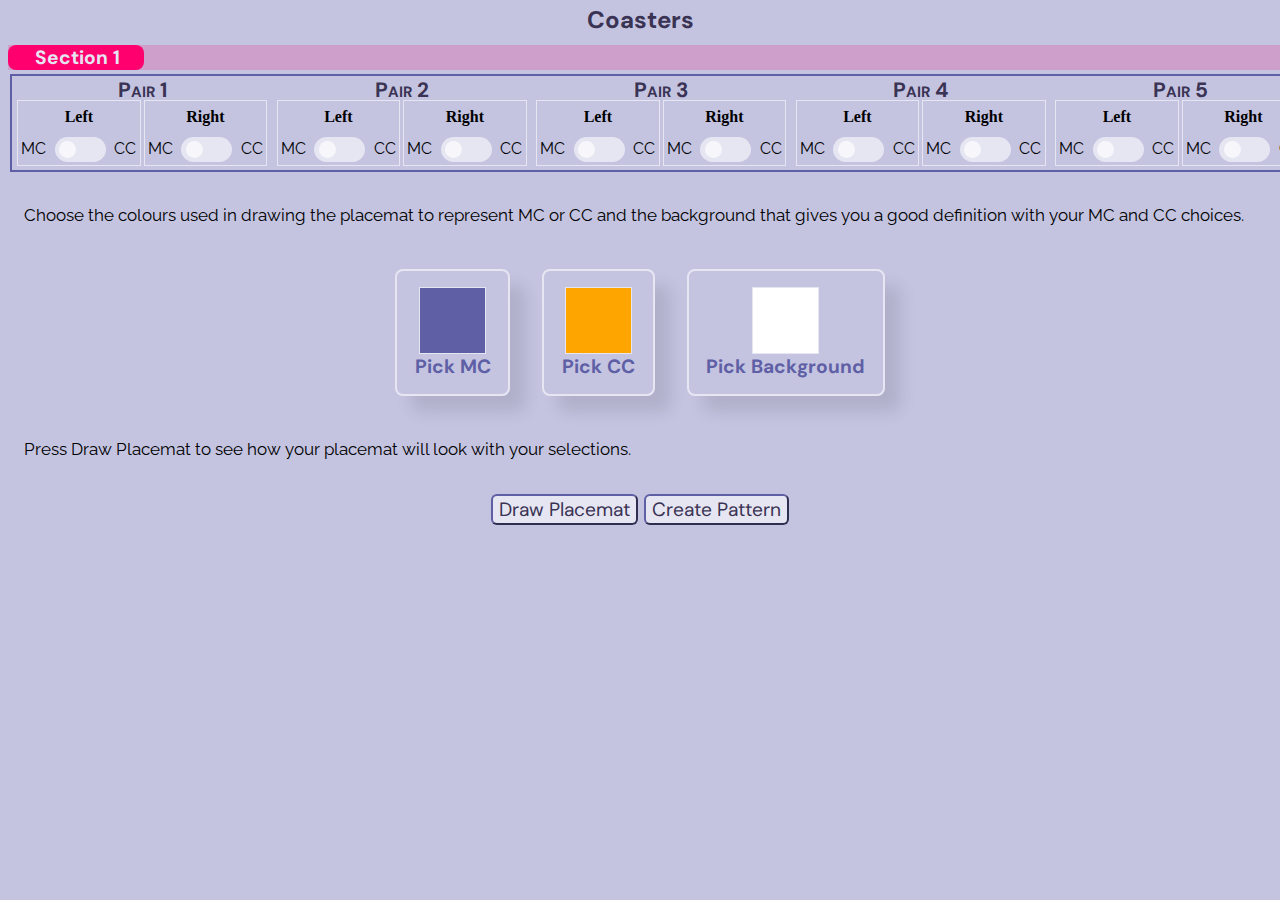
<file: coasters.html>
<!DOCTYPE html>
<html lang="en">
<head>
    <meta charset="UTF-8">
    <meta http-equiv="X-UA-Compatible" content="IE=edge">
    <meta name="viewport" content="width=device-width, initial-scale=1.0">
    <link rel="stylesheet" href="wovenPlacemats.css" type="text/css">
    <!-- Google fonts: Raleway -->
    <link rel="preconnect" href="https://fonts.googleapis.com">
    <link rel="preconnect" href="https://fonts.gstatic.com" crossorigin>
    <link href="https://fonts.googleapis.com/css2?family=Raleway:ital,wght@0,100..900;1,100..900&display=swap" rel="stylesheet">
    <!-- Google fonts: DM Sans -->
    <link rel="preconnect" href="https://fonts.googleapis.com">
    <link rel="preconnect" href="https://fonts.gstatic.com" crossorigin>
    <link href="https://fonts.googleapis.com/css2?family=DM+Sans:ital,opsz,wght@0,9..40,100..1000;1,9..40,100..1000&display=swap" rel="stylesheet">
    <meta property="og:type" content="website">
    <meta property="og:title" content="Knit Woven Placemats by MaryWMartinKnits">
    <meta property="og:url" content="https://marywmartinknits.github.io/">
    <meta property="og:site_name" content="Knitted woven placemats">
    <meta property="og:image" content="https://reversibleknits.files.wordpress.com/2022/11/logo.jpg?resize=320%2C320">
    <meta property="og:image:width" content="2301">
    <meta property="og:image:height" content="2298">
    <meta property="og:image:alt" content="MaryWMartin's logo">
    <meta property="og:locale" content="en_US">
    <style>
        /* .chartDiv {
            max-height: 90vh;
            max-width: 50%;
        } */
    </style>
    <title>Coasters</title>
</head>
<body>
    <main>
        <h1>Coasters</h1>

        <section>
            <div id="userInputDiv"> </div>
        </section>
    
        <div class="text note0">
            <p>Choose the colours used in drawing the placemat to represent MC or CC and the background that gives you a good definition with your MC and CC choices.</p>
        </div>

        <div id="colorPickerDiv">

            <div id="colorSwatches">
                <div class="swatch">
                    <label for="colorPickerMC">
                        <input type="color" id="colorPickerMC" title="Pick the main color (MC)" value="#5F5FA5"> 
                    </label>
                    <div class="swatchInfo">
                        <h3>Pick MC</h3>
                    </div>
                    
                </div>
                <div class="swatch">
                    <label for="colorPickerCC"> 
                        <input type="color" id="colorPickerCC" title="Pick the contrasting color (CC)" value="#ffa500">  
                    </label>
                    <div class="swatchInfo">
                        <h3>Pick CC</h3>
                    </div>
                </div>
                <div class="swatch">
                    <label for="colorPickerbackground">
                        <input type="color" id="backgroundPickerBtn" title="Pick the background color" value="#ffffff"> 
                    </label>
                    <div class="swatchInfo">
                        <h3>Pick Background</h3>
                    </div>
                    
                </div>
            </div>
        </div> 

        <div class="text note0">
            <p>Press Draw Placemat to see how your placemat will look with your selections.</p>
        </div>

        <div class="outsideBtnsDiv">
            <section class="buttonsDiv">
                <button id="createChartBtn" title="Draw placemat">Draw Placemat</button>
                <button id="continueEditingBtn" title="Continue editing">Continue editing</button>
                <button id="createSetUpRowsBtn" title="Create Setup Rows">Create Pattern</button>
            </section>
        </div>

        <div id="note1" class="hidden text note0" >
            <p>To make changes to your inputs, press Continue Editing.</p>
            <p>When you are happy with your placemat, press Create Pattern. <strong> Changes cannot be made to the inputs after creating the pattern</strong>.</p>
            <p>Please enter the <strong> email </strong> that you used when purchasing this pattern.  Enter <strong> password </strong> found in <a href="https://www.ravelry.com/patterns/sources/design-your-own--woven-placemats-a-e" target="_blank">Design Your Own Woven Placemat pattern</a>.</p>
            <p class="biggerFont"> <strong> Please  screenshot inputs, drawing & pattern.  This information will not be saved. </strong></p>
        </div>


        <div id="svgChartDiv" tabindex="0">
            <div id="updateSVG" class="hidden text">
                <p>Press Draw Placemat to update</p>
            </div>
            <div id="svgPlacemat"></div>
            <div id="chartNumbersDiv"></div>
        </div>

        <div id="setUpRows" tabindex="0">

        </div>

        <div id="note2" class="hidden text">
            <p>Note: The drawings do not show the over/under crossing of the cables; so the colour dominance of the combined colour blocks is not accurate. Please use it as a guide to where different colour blocks form.</p>
            <p>Consider taking screenshots of any information you would like to access in the future. </p>
            <p>I would love to see your designs. Please share the pictures but do NOT share the associated pattern</p>
        </div>
    </main>

    <script src="coasters.js"></script>
    
</body>
</html>
</file>
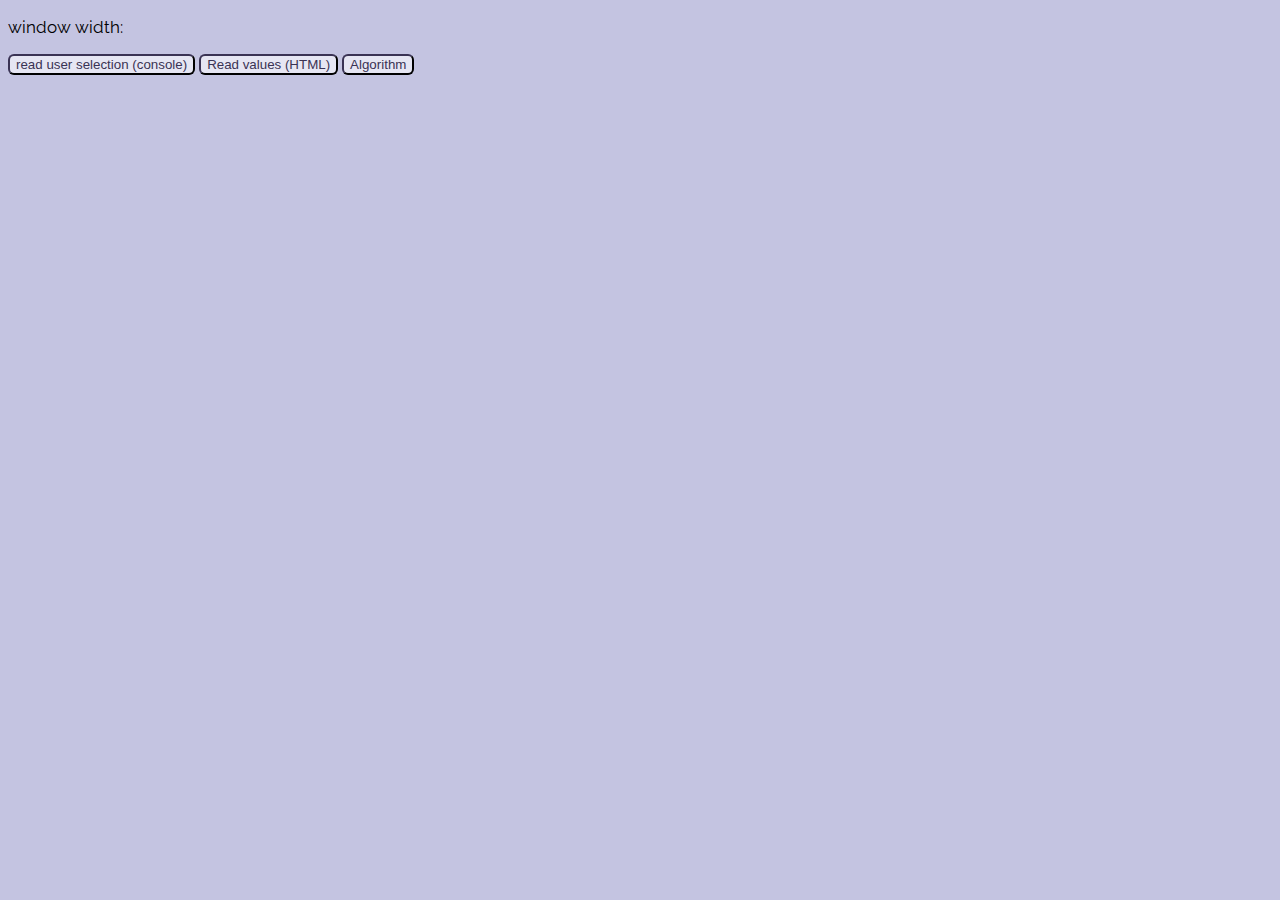
<file: indextoggle.html>
<!DOCTYPE html>
<html lang="en">
<head>
    <meta charset="UTF-8">
    <meta http-equiv="X-UA-Compatible" content="IE=edge">
    <meta name="viewport" content="width=device-width, initial-scale=1.0">
    <link rel="stylesheet" href="wovenPlacematsSwtitchBtns.css" type="text/css">
    <!-- Google fonts: Raleway -->
    <link rel="preconnect" href="https://fonts.googleapis.com">
    <link rel="preconnect" href="https://fonts.gstatic.com" crossorigin>
    <link href="https://fonts.googleapis.com/css2?family=Raleway:ital,wght@0,100..900;1,100..900&display=swap" rel="stylesheet">
    <title>Woven Placemats</title>
</head>
<body>
    <header></header>
    <main>
        <p id="window-width">window width: </p>
        <div id="userInputDiv">
        </div>
        <button id="readUserSelectionBtn"> read user selection (console)</button>
        <button id="readValues"> Read values (HTML) </button>
        <button id="algorithm">Algorithm</button>
        <div class="output" id="outputDiv">

        </div>
        

        <script src="wovenPlacematsSwtitchBtns.js"></script>
    </main>
    <footer><a href="www.marywmartinknits.com">www.marywmartinknits.com</a></footer>
</body>
</html>
</file>
<file: wovenPlacematsSwtitchBtns.css>
* {
    box-sizing: border-box;
}

:root {
    /* CSS HEX */
    --color1: #000000; /* black */
    --color2: #13203d; /* OxfordBlue */
    --color3: #3a3354;
    --color4: #5F5FA5;
    --color5: #C4C4E1;
    --color6: #E6E6F3;
    --color7: #F7F7FB;
}

.strong {
    font-weight: bold;
}

body {
    background-color: var(--color5);
    /* background-color: var(--color7); */
}

main {
    margin: 0
}

p {
    font-family: 'Raleway', Verdana, Geneva, Tahoma, sans-serif;
    font-size: 17px;
}

h1, h2, h3, h4, button {
    font-family: 'DM Sans', Helvetica, Arial, sans-serif;
    margin: 0;
    color: var(--color3);
    
}

h1 {
    font-size: 1.5rem;
    columns: var(--color3);
    text-align: center;
}

h2, h3 {
    font-size: 1.2rem;
    color: var(--color4);
}

button {
    width: fit-content;
    background-color: var(--color6);
    color: var(--color3);
    border-color: var(--color3);
    border-radius: 0.375rem;
}
  
footer {
    position: fixed;
    visibility:hidden;
     bottom: 0;  
    /* background-color: #B0C795; */
    padding: 1rem;
    margin-bottom: 0.5rem;
    font-size: 1.15rem;
    text-align: center;
}
.pairNumber {
    display: flex;
    justify-content: center;
    font-size: 1rem;
}
.pairNumber h3 {
    margin: 0.2rem;
}


#userInputDiv {
    display: flex;
}

.hidden {
    visibility: hidden;
    height: 0;
}
.disabledBtn {
    background-color: rgb(180, 169, 187);
    border-color: var(--color6);
    color: var(--color7); /*7->5*/
}

.betweenMarkers {
    display: flex;

}

.section {
    display: flex
}

.YCselection {
    font-size: 0.8rem;
    margin: 0;
}

.sectionTitle {
    display: flex;
    margin: 0.8rem 0 0 0;
    text-indent: 1.5rem;
}






.section {
    display: flex;
    border-color: var(--color4);
    border-width: 0.15rem;
    border-style: solid;
    margin: 0.15rem;
}

.betweenMarkers {
    display: flex;
    flex-wrap: wrap;
    justify-content: space-evenly;
}

fieldset { 
    text-align: center;
    border-color: var(--color5);
    border-style: dotted;
    /* margin: 0.1rem 0.01rem 0.1rem 0.2rem; */
    padding: 0.1rem;
    margin: 0.1rem;
    /* background-color: lightslategray; */
}

.leftANDright {
    /* border: 1px solid red; */
    display: flex;
    flex-direction: row-reverse;
    width: fit-content;
}

.pairRight, .pairLeft {
    display: flex;
    flex-direction: column;
    border: 1px solid var(--color6);
    margin: 0 0.1rem;
    /* border-color: blue; */
}

.pairTitle {
    display: flex;
    flex-direction: column;
    justify-content: center;
    height: 2rem;
    margin: 0;
}

.switchBtnDiv {
    display: flex;
    flex-direction: row;
    flex-wrap: nowrap;
    align-items: center;
    justify-content: center;
    padding: 0 0.2rem;
    height: 2rem;
}

/* for toggle MC-CC button */

/* MC-CC switch: */

  /* The switch - the box around the slider */
  
  /* Hide default HTML checkbox */
  .switch input {
    opacity: 0;
    width: 0;
    height: 0;
  }
  
  /* The slider */
  .slider {
    position: absolute;
    cursor: pointer;
    top: 0;
    left: 0;
    right: 0;
    bottom: 0;
    background-color: var(--color6);
    -webkit-transition: .4s;
    transition: .4s;
  }

  .switch {
    position: relative;
    display: inline-block;
    width: 3em;
    height: 1.5em;
    margin: 0 0.5em 0 0.5em;

  }
  .slider:before {
    position: absolute;
    content: "";
    height: 1em;
    width: 1em;
    left: 0.25em;
    bottom: 0.25em;
    background-color: var(--color7); /* 7 -> 5*/
    -webkit-transition: .4s;
    transition: .4s;
  }

  input:checked + .slider {
    background-color: var(--color4);
  }

  input:focus + .slider {
    box-shadow: 0 0 1px var(--color4);
  }
  input:checked + .slider:before {
    -webkit-transform: translateX(1.5em);
    -ms-transform: translateX(1.5em);
    transform: translateX(1.8em);
  }
  /* Rounded sliders */
  .slider.round {
    border-radius: 2em;
  }
  .slider.round:before {
    border-radius: 50%;
  }


  /* output section */

.selectionOutputSection {
    display: block;
}

.eachSectionDiv {
    display: flex;
    border: 1px solid var(--color6);
    justify-content: space-evenly;
}
.pairStitchesDiv {
    display: block;
}

.pairStitchesDiv p {
    display: block;
}

  /* Responsive Design: */

/* Smartphone */
@media screen and (max-width: 500px) {
    #userInputDiv {
        flex-direction: column;
    }
    .selectionOutputSection {
        display: block;
        /* border:1px solid yellow; */
    }
    .selectionOutputSection h4, .selectionOutputSection h3 {
        padding: 0.5rem 0 0.2rem 0;
        text-indent: 1rem;
        /* background-color: olive; */
    }
    .eachSectionDiv {
        display: block;
        /* border: 1px solid yellow; */
        padding: 0.5rem;
    }
    
    /* .eachPairDiv {
         border: 1px solid blue; 
    } */
    
    .pairStitchesDiv {
        display: block;
        /* border: 1px solid orange; */
    }
    
    .pairStitchesDiv p {
        display: block;
        /* border: 1px solid green */
    }
}


/* small Tablet */
@media screen and (min-width: 501px) and (max-width: 775px) {
    #userInputDiv {
    flex-wrap: wrap;
    }
    .betweenMarkers {
        flex-wrap: wrap;
    }
    .selectionOutputSection {
        display: block;
        padding: 0.25rem;
    }
    
    .eachSectionDiv {
        display: flex;
        flex-wrap: wrap;
    }
    
    .eachPairDiv {
        margin: 0.25rem;
        min-width: max-content;
    }
    
    .pairStitchesDiv {
        display: block;
    }
    
    .pairStitchesDiv p {
        display: block;
    }
}

/* BIG Tablet */
@media screen and (min-width: 776px) and (max-width: 976px) {
    #userInputDiv {
        display: flex;
        flex-wrap: wrap;
        justify-content: space-evenly;
    }
    .section {
        flex-wrap: wrap;
        flex-direction: column;        
        margin-top: 0.25rem;
    }

    .selectionOutputSection {
        display: block;
        margin: 0.5rem 0 0.2rem 0;
    }
    .eachSectionDiv {
        display: flex;
        flex-wrap: wrap;

    }
   .eachPairDiv {
       margin: 0.2rem;
       min-width: max-content;
   }
   
   .pairStitchesDiv {
       display: block;
       font-size: 0.8rem;
   }

   .pairStitchesDiv p {
    font-size: 1rem;
    }
   .pairStitchesDiv p {
       display: block;
   }
}

/* Desktop */
@media screen and (min-width: 977px) and (max-width: 1028px)  {
    #userInputDiv {
        display: flex;
        flex-wrap: wrap;
        justify-content: space-evenly;
    }
    .section {
        flex-wrap: nowrap;
        margin-top: 0.25rem;
    }

    .selectionOutputSection {
        display: block;
        /* border: 2px solid var(--color6); */
    }
    .eachSectionDiv {
        display: flex;
        flex-wrap: wrap;
        border-style: none;
    }

    .selectionOutputSection h3 {
        margin: 0.6rem 0 0.2rem 0;
        text-indent: 1.5rem;
    }
   .eachPairDiv {
       border: 1px solid var(--color6);
       margin: 0.15rem;
       padding: 0.25rem;
       min-width: max-content;
   }

   .pairStitchesDiv {
       display: block;
       font-size: 0.8rem;
   }
}

/* Big screen */
@media screen and (min-width: 1029px) {

    #userInputDiv {
        display: flex;
        flex-wrap: wrap;
        justify-content: space-evenly;
    }
    .section {
        flex-wrap: nowrap;
        margin-top: 0.25rem;
    }
      h3 {
        font-size: 1.5rem;
        text-indent: 2rem;
      }
      h4 {
        font-size: 1.3rem;
        /* text-indent: 1rem; */

      }
      .YCselection {
        font-size: 1rem;
      }

      .selectionOutputSection {
        display: block;
    }

    .selectionOutputSection h3, .selectionOutputSection h4 {
        margin: 1rem 0 0.5rem 0;
    }
    .eachSectionDiv {
        display: flex;
        flex-wrap: wrap;
    }
   .eachPairDiv {
       margin: 0.15rem;
       padding: 0.25rem;
       min-width: max-content;
   }

   .pairStitchesDiv {
       display: block;
       font-size: 0.8rem;
   }
}
.colorCoding0 h3, .colorCoding1 h3, .colorCoding2 h3, .colorCoding3 h3 {
    padding: 0.2rem;
    padding-right: 1.5rem;
    border-radius: 0.5rem;
    /* color: var(--color1); */
    color: var(--color6);
}
.colorCoding0  h3{
    /* background-color: #5f0f40;  */
    background-color:#ff000088;
    /* color: var(--color6); */
}

.colorCoding1  h3{
    /* background-color: #bb8588; */
    /* background-color: #84a98c; */
   background-color: #00800088; 
   /* color: var(--color6); */
}

.colorCoding2  h3{
    /* background-color: #274c77; */
    /* color: var(--color6); */
    background-color: #0000ff88;
}

.colorCoding3  h3{
    /* background-color: #bb8588 ;  Old rose
    background-color: #D39295; */
    background-color: #80008088;
    /* color: var(--color7); */
}

.kk {
    color: #274c77;
    color: #84a98c;
    color: #52796f;
    color: #6f1d1b;
    color: #99582a;
    color: #9a8c98;
    color: #8b8c89;
    color: #6096ba;
    color: #274c77;
    color: #0f4c5c;
    color: #5f0f40;
    color: #9a031e;
    color: #bb8588;
}
</file>
<file: wovenPlacemats.css>
/* reset rules */

/* http://meyerweb.com/eric/tools/css/reset/ 
   v2.0 | 20110126
*/

html, body, div, span, applet, object, iframe,
h1, h2, h3, h4, h5, h6, p, blockquote, pre,
a, abbr, acronym, address, big, cite, code,
del, dfn, em, img, ins, kbd, q, s, samp,
small, strike, strong, sub, sup, tt, var,
b, u, i, center,
dl, dt, dd, ol, ul, li,
fieldset, form, label, legend,
table, caption, tbody, tfoot, thead, tr, th, td,
article, aside, canvas, details, embed, 
figure, figcaption, footer, header, hgroup, 
menu, nav, output, ruby, section, summary,
time, mark, audio, video {
	/* margin: 0; */
	padding: 0;
	border: 0;
	font-size: 100%;
	/* font: inherit; */
	vertical-align: baseline;
}
/* HTML5 display-role reset for older browsers */
article, aside, details, figcaption, figure, 
footer, header, hgroup, menu, nav, section {
	display: block;
}
body {
	line-height: 1;
}
ol, ul {
	list-style: none;
}
blockquote, q {
	quotes: none;
}
blockquote:before, blockquote:after,
q:before, q:after {
	content: '';
	content: none;
}
table {
	border-collapse: collapse;
	border-spacing: 0;
}
/**/

* {
    box-sizing: border-box;
}

:root {
    /* CSS HEX */
    --color1: #000000; /* black */
    --color2: #13203d; /* OxfordBlue */
    --color3: #3a3354; /* rgb(58, 51, 84) */
    --color4: #5F5FA5; /* rgb(95, 95, 165) */
    --color5: #C4C4E1;
    --color6: #E6E6F3;
    --color7: #F7F7FB;
}

.strong {
    font-weight: bold;
}

body {
    background-color: var(--color5);
}

main {
    margin: 0px;
    padding: 0px;
    max-width: 100vw;
}

p, label {
    font-family: 'Raleway', Verdana, Geneva, Tahoma, sans-serif;
    font-size: 17px;
}

h1, h2, h3, h4, button {
    font-family: 'DM Sans', Helvetica, Arial, sans-serif;
    margin: 0;
    color: var(--color3);
}

#begOfPage {
    display: flex;
    justify-content: space-between;
    padding: 1vh 1.5vw;
}

h1 {
    font-size: 1.5rem;
    text-align: center;
    /* color: black; */
    color: var(--color3);
}

h2, h3 {
    font-size: 1.2rem;
    color: var(--color4);
}

button {
    width: fit-content;
    background-color: var(--color6);
    color: var(--color3);
    border-color: var(--color4);
    border-radius: 0.375rem;
    font-size: 1.2rem;
    margin: 0.2rem;
}

button:hover {
    box-shadow: 0 0 5px 1px var(--color4);
}

::selection {
    background-color: #5F5FA588;
    color: var(--color2);
}
  
#socials a, #note1 a {
    color: var(--color2);
}

.pairNumber {
    display: flex;
    justify-content: center;
    font-size: 1rem;
    font-variant: small-caps;
}
.pairNumber h3 {
    margin: 0.2rem;
}

#userInputDiv {
    display: flex;
}

.hidden {
    display: none;
}

.betweenMarkers {
    display: flex;

}

.section {
    display: flex
}

.YCselection {
    font-size: 0.8rem;
    margin: 0;
}

.sectionTitle {
    display: flex;
    margin: 0.8rem 0 0 0;
    text-indent: 1.5rem;
}

.section {
    display: flex;
    border-color: var(--color4);
    border-width: 0.15rem;
    border-style: solid;
    margin: 0.15rem;
}

.betweenMarkers {
    display: flex;
    flex-wrap: wrap;
    justify-content: space-evenly;
}

fieldset { 
    text-align: center;
    border-color: var(--color5);
    border-style: dotted;
    /* margin: 0.1rem 0.01rem 0.1rem 0.2rem; */
    padding: 0.1rem;
    margin: 0.1rem;
    /* background-color: lightslategray; */
}

.leftANDright {
    /* border: 1px solid red; */
    display: flex;
    flex-direction: row-reverse;
    width: fit-content;
}

.pairRight, .pairLeft {
    display: flex;
    flex-direction: column;
    border: 1px solid var(--color6);
    margin: 0 0.1rem;
    /* border-color: blue; */
}

.pairTitle {
    display: flex;
    flex-direction: column;
    justify-content: center;
    height: 2rem;
    margin: 0;
}

.switchBtnDiv {
    display: flex;
    flex-direction: row;
    flex-wrap: nowrap;
    align-items: center;
    justify-content: center;
    padding: 0 0.2rem;
    height: 2rem;
}

/* for toggle MC-CC button */

/* MC-CC switch: */

  /* The switch - the box around the slider */
  
  /* Hide default HTML checkbox */
  .switch input {
    opacity: 0;
    width: 0;
    height: 0;
  }
  
  /* The slider */
  .slider {
    position: absolute;
    cursor: pointer;
    top: 0;
    left: 0;
    right: 0;
    bottom: 0;
    background-color: var(--color6);
    -webkit-transition: .4s;
    transition: .4s;
  }

  .switch {
    position: relative;
    display: inline-block;
    width: 3em;
    height: 1.5em;
    margin: 0 0.5em 0 0.5em;

  }
  .slider:before {
    position: absolute;
    content: "";
    height: 1em;
    width: 1em;
    left: 0.25em;
    bottom: 0.25em;
    background-color: var(--color7); /* 7 -> 5*/
    -webkit-transition: .4s;
    transition: .4s;
  }

  input:checked + .slider, .CCselected + .slider {
    background-color: var(--color4);
  }

  input:focus + .slider {
    box-shadow: 0 0 1px var(--color4);
  }
  input:checked + .slider:before, .CCselected + .slider:before {
    /* -webkit-transform: translateX(1.5em); */
    -ms-transform: translateX(1.5em);
    transform: translateX(1.8em);
  }
  /* Rounded sliders */
  .slider.round {
    border-radius: 2em;
  }
  .slider.round:before {
    border-radius: 50%;
  }

  .disabledSwitch {
    cursor: not-allowed;
  }

  /* output section */

.selectionOutputSection {
    display: block;
}

.eachSectionDiv {
    display: flex;
    border: 1px solid var(--color6);
    justify-content: space-evenly;
}
.pairStitchesDiv {
    display: block;
}

.pairStitchesDiv p {
    display: block;
}

.sectionTitle h3 {
    padding: 0.2rem;
    padding-right: 1.5rem;
    border-radius: 0.5rem;
    color: var(--color6);
    background-color: #f2d49c /* default*/
}

.colorCoding h4 {
    font-size: 1.2rem;
    font-variant:small-caps;
}

.colorCoding {
    border-radius: 0.5rem;
    margin: 0.2rem;
    background-color: #f2d49c30 /* default*/
}

.colorCoding0  h3, .colorCoding7 h3 {     
    background-color:#ff006e /* pink */
}
.colorCoding1  h3, .colorCoding8 h3 { 
    background-color: #0000ff; /* blue */
}
.colorCoding2  h3, .colorCoding9 h3 { 
    background-color: #ee9b00 /* orange*/
}
.colorCoding3  h3, .colorCoding10 h3 {
    background-color: #800080; /* purple */
}
.colorCoding4  h3, .colorCoding11 h3 { 
    background-color: #0a9396; /* turquesa */
}
.colorCoding5  h3, .colorCoding12 h3 { 
    background-color: #ce0000; /* red */
}
.colorCoding6  h3, .colorCoding13 h3 { 
    background-color: #6c757d; /* gray */
}

.colorCoding0, .colorCoding7 {     
    background-color:#ff006e30 /* pink */
}
.colorCoding1, .colorCoding8 { 
    background-color: #0000ff30; /* blue */
}
.colorCoding2, .colorCoding9 { 
    background-color: #ee9b0030 /* orange*/
}
.colorCoding3, .colorCoding10 {
    background-color: #80008030; /* purple */
}
.colorCoding4, .colorCoding11 { 
    background-color: #0a939630; /* turquesa */
}
.colorCoding5, .colorCoding12 { 
    background-color: #ce000030; /* red */
}
.colorCoding6, .colorCoding13 { 
    background-color: #6c757d30; /* gray */
}

.setUpRow1paragraph span {
    line-height: 1.3;
}

#setUpRows {
    background-color: var(--color6);
    padding: 0 0.5rem;
    margin: 0 5px;
    max-width: 95vw;
    display: block;
    border-radius: 0.5rem;
}

.outsideBtnsDiv {
    display: flex;
    justify-content: center;
}

.buttonsDiv {
    display: flex;
    justify-content: space-between;
    flex-wrap: wrap;
}

#svgChartDiv {
    text-align: center;
    margin: 0.5rem 0;
    position: relative;
}

.SVGdiv {
    min-height: 100px;
}

.outOfSync {
    position: absolute;
    top: 10%;
    width: 100%;
    text-align: center;
    display: block;
    background-color: #5f5fa5b1;
    color: #000000;
    min-height: 50px;
    border-radius: 10px;
    background-image: linear-gradient(90deg, #ffffff58,  #5F5FA583, #ffffff58 );
}

.outOfSync p {
    font-size: 1.5rem;
    font-family: 'DM Sans', Helvetica, Arial, sans-serif;
    text-shadow: 0 0 3px var(--color7), 0 0 5px var(--color7);
    color: var(--color2);
    font-weight: bold;
}

/* choosing line colors: */

#colorPickerDiv {
    width: 100%;
    display: flex;
    justify-content:space-around;    
}

#colorSwatches {
    width: 95%;
    display: flex;
    flex-wrap: wrap;
    justify-content: center;
    margin: 0.5rem 0;
}

.swatch{
    border: 2px solid var(--color6);
    border-radius: 0.5rem;
    box-shadow: 1em 1em 1em rgba(0, 0, 0, .1);
    display: flex;
    flex-direction: column;
    margin: 0.25rem 1rem;
    padding: 1rem;
    text-align: center;
  }
  
  .swatch .swatchInfo{
    padding: 0.1em;
  }
  
  .swatch h3{
    margin: 0;
    columns: var(--color2);
  }
  
  input[type="color"] {
    appearance: none;
    -moz-appearance: none;
    -webkit-appearance: none;
    background: none;
    border: 0;
    cursor: pointer;
    height: 5em;
    padding: 0;
    width: 5em;
    border: 1.5px solid var(--color6);
  }
  
  *:focus{
    border-radius: 0;
    outline: none;
  }
  
  ::-webkit-color-swatch-wrapper {
    padding: 0;
  }
  
  ::-webkit-color-swatch{
    border: 0;
    border-radius: 0;
  }
  
  ::-moz-color-swatch,
  ::-moz-focus-inner{
    border: 0;
  }
  
  ::-moz-focus-inner{
    padding: 0;
  }

#SVGnumbers {
    min-height: 18px;
}

.text {
    padding: 1rem;
}
  
  /* Add animation (fade in the popup) */
  @-webkit-keyframes fadeIn {
    from {opacity: 0;}
    to {opacity: 1;}
  }
  
  @keyframes fadeIn {
    from {opacity: 0;}
    to {opacity:1 ;}
  }


  /* Style the buttons that are used to open and close the accordion panel */
.accordion {
    background-color: var(--color6);
    color: var(--color4);
    cursor: pointer;
    padding: 18px;
    width: 100%;
    text-align: left;
    border: none;
    border-radius: 0.5rem;
    outline: none;
    transition: 0.4s;
    margin: 0px;
}

/* Add a background color to the button if it is clicked on (add the .active class with JS), and when you move the mouse over it (hover) */
.accordion:hover {
    box-shadow: 0 0 5px 5px var(--color4);
    font-weight: bold;
}

/* Style the accordion panel. Note: hidden by default */

#specials a:link {
    color: var(--color2);
    font-weight: 600;
    text-decoration: underline var(--color4) solid 0.05rem;
}

#specials a:visited {
    color: var(--color4);
    font-weight: 500;
    text-decoration: underline var(--color3) solid 0.05rem;
}

#specials a:hover {
    /* text-decoration: underline var(--color6) solid 0.1rem; */
}

.biggerFont {
    font-size: 1.3rem;
}

#socials{
    color: var(--color3);
    /* padding: 1rem; */
    margin-bottom: 0.5rem;
    margin: 1rem auto;
    font-size: 1.15rem;
    text-align: center;
    border-radius: 0.5rem;
    background-color: var(--color6);
    padding: 0 18px;
    max-height: 0;
    /* overflow: hidden; */

    transition: max-height 0.2s ease-out;
    display: flex;
    flex-wrap: wrap;
    justify-content: space-evenly;
} 

.panel {
    margin: 0.5rem auto;
    padding: 0 0.25rem;
    background-color: var(--color5);
    max-height: 0;
    overflow: auto;
    transition: max-height 0.2s ease-out;
    /* display: flex;
    flex-direction: row-reverse; */
    /* align-items: flex-start; */
    display: block;
}

/* add a plus sign before and a minus sign after expansion */
  
.accordion:after {
    content: '\002B';
    color: var(--color4);
    font-weight: bold;
    float: right;
    margin-left: 5px;
}

.active:after {
    content: "\2212";
    color: var(--color4);
}

.cls-1 {
    fill: var(--color3);
}

.logo {
    min-width: 100px;
    text-align: end;
}

#logo {
    width: auto;
    color: var(--color3);
}

#pageTitle {
    display: flex;
    margin: 0 auto;
    align-items: center;
}

.social-icons-div {
    display: flex;
    justify-content: center;
    align-items: center;

}

.social-icons {
    fill: var(--color4);
    display: inline;
}

.cls-1{fill:url(#linear-gradient);}
.cls-2{opacity:0.5;}
.cls-3{fill:#fff;}


.link_noUnderline{
    text-decoration: none;
    font-weight: bold;
}

.link_noUnderline span{
    text-decoration: underline;
    font-weight: lighter;
}

#inputs {
    border: 1px dashed var(--color4);
    border-radius: 1rem;
    padding: 1rem;
}

input[type=number], #numOftotalDE {
    border: 2px solid var(--color4);
    border-radius: 4px;
    background-color: var(--color6);
    height: 25px;
    width: 25vw;
    padding: 5px;
}

.disabledBtn, input[type=number]:disabled {
 background-color: rgb(193, 189, 194);
 border: 2px solid grey;
 cursor: not-allowed;
}

.grid-container {
    height: 100%;
    display: grid;
}

.placematPicturesDiv {
    text-align: center;
    /* border: 2px solid yellow; */
    width: fit-content;
    min-width: 40%;
}

.placematPicture {
    max-width: 50%; /*95%*/
    max-height: 100%;
    margin: 0.25rem;
    border-radius: 10px;
    /* border: 2px solid var(--color6); */
    float: right;
    width: 250px;
    min-width: 30%;
    margin-top: 1rem;
    margin-left: 0.5rem;
}

.panelText {
    min-height: max-content;
    display: inline-block;
    margin: 0.25rem auto;
    padding: 0.25rem;
}

.panel p {
    /* margin: 0.25rem auto; */
    margin: 1rem auto;
    padding: 0.25rem;
}

/* .panelText p {
    margin: 1rem 0;
} */
.panel p:last-child {
    margin-bottom: 0;
}

.individualPlacemats {
    width: 40vw;
    height: auto;
}

#placematA { grid-area: A; }
#placematB { grid-area: B; }
#placematC { grid-area: C; }
#placematD { grid-area: D; }
#allPlacematsText { grid-area: E;}

.allPlacemats {
    height: 100%;
    display: grid;
    grid-template-areas:
    'A B'
    'C D'
    'E E';
    gap: 10px;
    justify-items: center;
}

    /* Responsive Design: */

@media screen and (max-width: 500px) { /* Smartphone */
    #userInputDiv {
        flex-direction: column;
        margin: 0 1rem;
    }
    .selectionOutputSection {
        display: block;
    }
    .selectionOutputSection h4, .selectionOutputSection h3 {
        padding: 0.5rem 0 0.2rem 0;
        text-indent: 1rem;
    }
    .eachSectionDiv {
        display: block;
        padding: 0.5rem;
    }
    .pairStitchesDiv {
        display: block;
    }
    .pairStitchesDiv p {
        display: block;
    }
    .buttonsDiv {
        justify-content: center;
    }
    #SVGnumbers text {
        font-size: 0.6rem;
    }
    .outOfSync p {
        font-size: 1rem;
        height: min-content;
        margin: 0;
        padding: 0;
    }
    .panel {
        flex-wrap: nowrap;
        /* flex-direction: column; */
    }
}

@media screen and (min-width: 501px) and (max-width: 775px) { /* small Tablet */
    #userInputDiv {
    flex-wrap: wrap;
    }
    .betweenMarkers {
        flex-wrap: wrap;
    }
    .selectionOutputSection {
        display: block;
        padding: 0.25rem;
    }
    
    .eachSectionDiv {
        display: flex;
        flex-wrap: wrap;
    }
    
    .eachPairDiv {
        margin: 0.25rem;
        min-width: max-content;
    }
    
    .pairStitchesDiv {
        display: block;
    }
    
    .pairStitchesDiv p {
        display: block;
    }

    #SVGnumbers text {
        font-size: 0.85rem;
    }
}

@media screen and (min-width: 776px) and (max-width: 976px) { /* BIG Tablet */
    #userInputDiv {
        display: flex;
        flex-wrap: wrap;
        justify-content: space-evenly;
    }
    .section {
        flex-wrap: wrap;
        flex-direction: column;        
        margin-top: 0.25rem;
    }

    .selectionOutputSection {
        display: block;
        margin: 0.5rem 0 0.2rem 0;
    }
    .eachSectionDiv {
        display: flex;
        flex-wrap: wrap;

    }
   .eachPairDiv {
       margin: 0.2rem;
       min-width: max-content;
   }
   
   .pairStitchesDiv {
       display: block;
       font-size: 0.8rem;
   }

   .pairStitchesDiv p {
        font-size: 1rem;
    }
   .pairStitchesDiv p {
       display: block;
   }
}

@media screen and (min-width: 977px) and (max-width: 1028px)  { /* Desktop */
    #userInputDiv {
        display: flex;
        flex-wrap: wrap;
        justify-content: space-evenly;
    }
    .section {
        flex-wrap: nowrap;
        margin-top: 0.25rem;
    }

    .selectionOutputSection {
        display: block;
    }
    .eachSectionDiv {
        display: flex;
        flex-wrap: wrap;
        border-style: none;
    }

    .selectionOutputSection h3 {
        margin: 0.6rem 0 0.2rem 0;
        text-indent: 1.5rem;
    }
   .eachPairDiv {
       border: 1px solid var(--color6);
       margin: 0.15rem;
       padding: 0.25rem;
       min-width: max-content;
   }
   .pairStitchesDiv {
       display: block;
       font-size: 0.8rem;
   }
}

@media screen and (min-width: 1029px) and (max-width: 1800px) { /* Big screen */

    #userInputDiv {
        display: flex;
        flex-wrap: wrap;
        justify-content: space-evenly;
    }
    .section {
        flex-wrap: nowrap;
        margin-top: 0.25rem;
    }
      .selectionOutputSection h3 {
        font-size: 1.5rem;
        text-indent: 2rem;
      }
      h4 {
        font-size: 1.3rem;

      }
      .YCselection {
        font-size: 1rem;
      }

      .selectionOutputSection {
        display: block;
    }
    .selectionOutputSection h3, .selectionOutputSection h4 {
        margin: 1rem 0 0.5rem 0;
    }
    .eachSectionDiv {
        display: flex;
        flex-wrap: wrap;
    }
   .eachPairDiv {
       margin: 0.15rem;
       padding: 0.25rem;
       min-width: max-content;
   }
   .pairStitchesDiv {
       display: block;
       font-size: 0.8rem;
   }
   .buttonsDiv {
    max-width: max-content;
   }
   #SVGnumbers text {
        font-size: 1.2rem;
        font-weight: bold;
    }
}
/*  */

@media screen and (max-device-width: 650px) {
    #placematA, #placematC {
        justify-self: flex-end;
    }
    #placematB, #placematD {
        justify-self: flex-start;
    }    
    /* .panel {
        flex-direction: column-reverse;
        flex-direction: row-reverse;
    } */
    .placematPicturesDiv {
        width: 100%;
        max-width: 100vw;
        text-align: center;
    }
}

@media screen and (min-device-width: 650px) {
    .allPlacemats {
        grid-template-areas:
        'A B C D'
        'E E E E';
        gap: 10px;
        justify-items: center;
        padding: 0 1.5rem;
    }
    .individualPlacemats {
        width: 22vw;
        height: auto;
    }
    /* .panel {
        flex-direction: row-reverse;
    } */
    .placematPicturesDiv {
        max-width: 40%;
        display: flex;
        flex-direction: column;
        justify-content: center;
        align-items: flex-end;
    }
} 

 @media screen and (min-width: 1000px) {
    .placematPicturesDiv {
        min-height: 100%;
        height: 450px;
        min-width: 30%;
        max-height: 50vh;
    }
}
</file>
